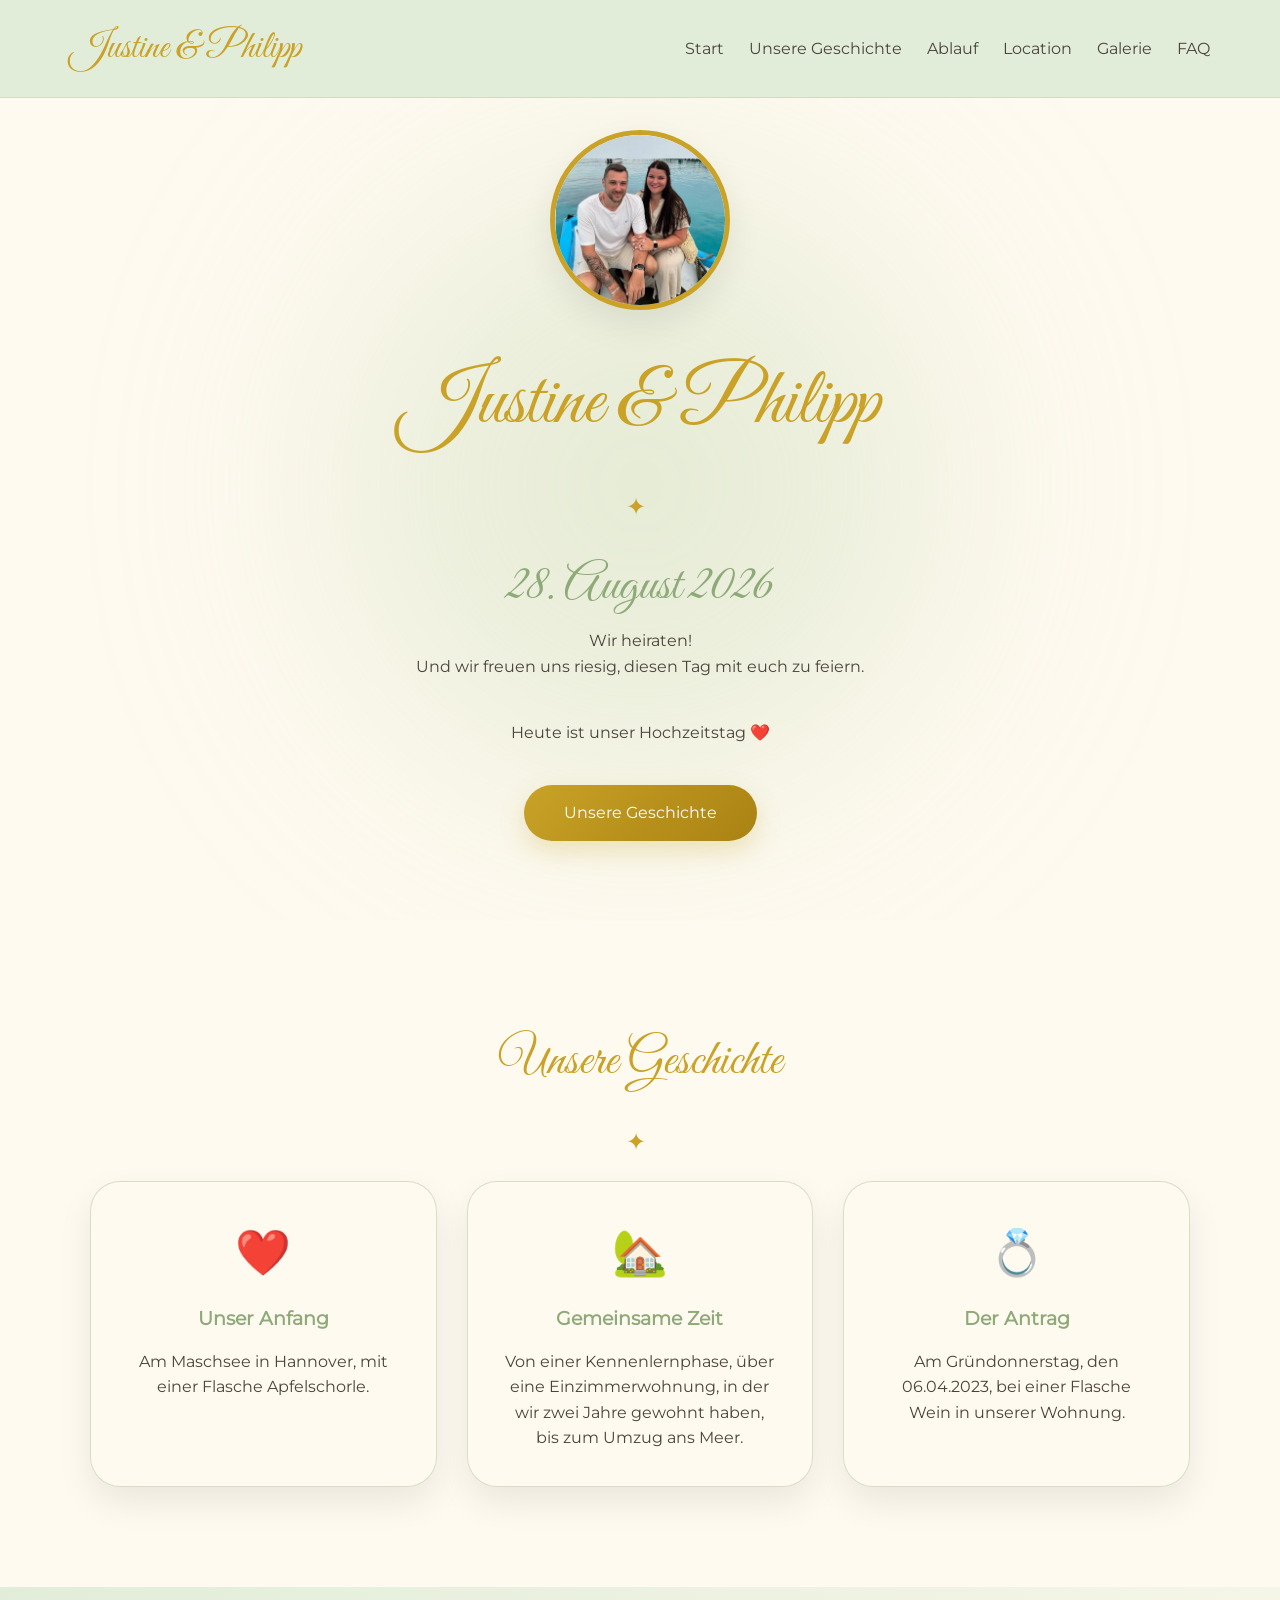
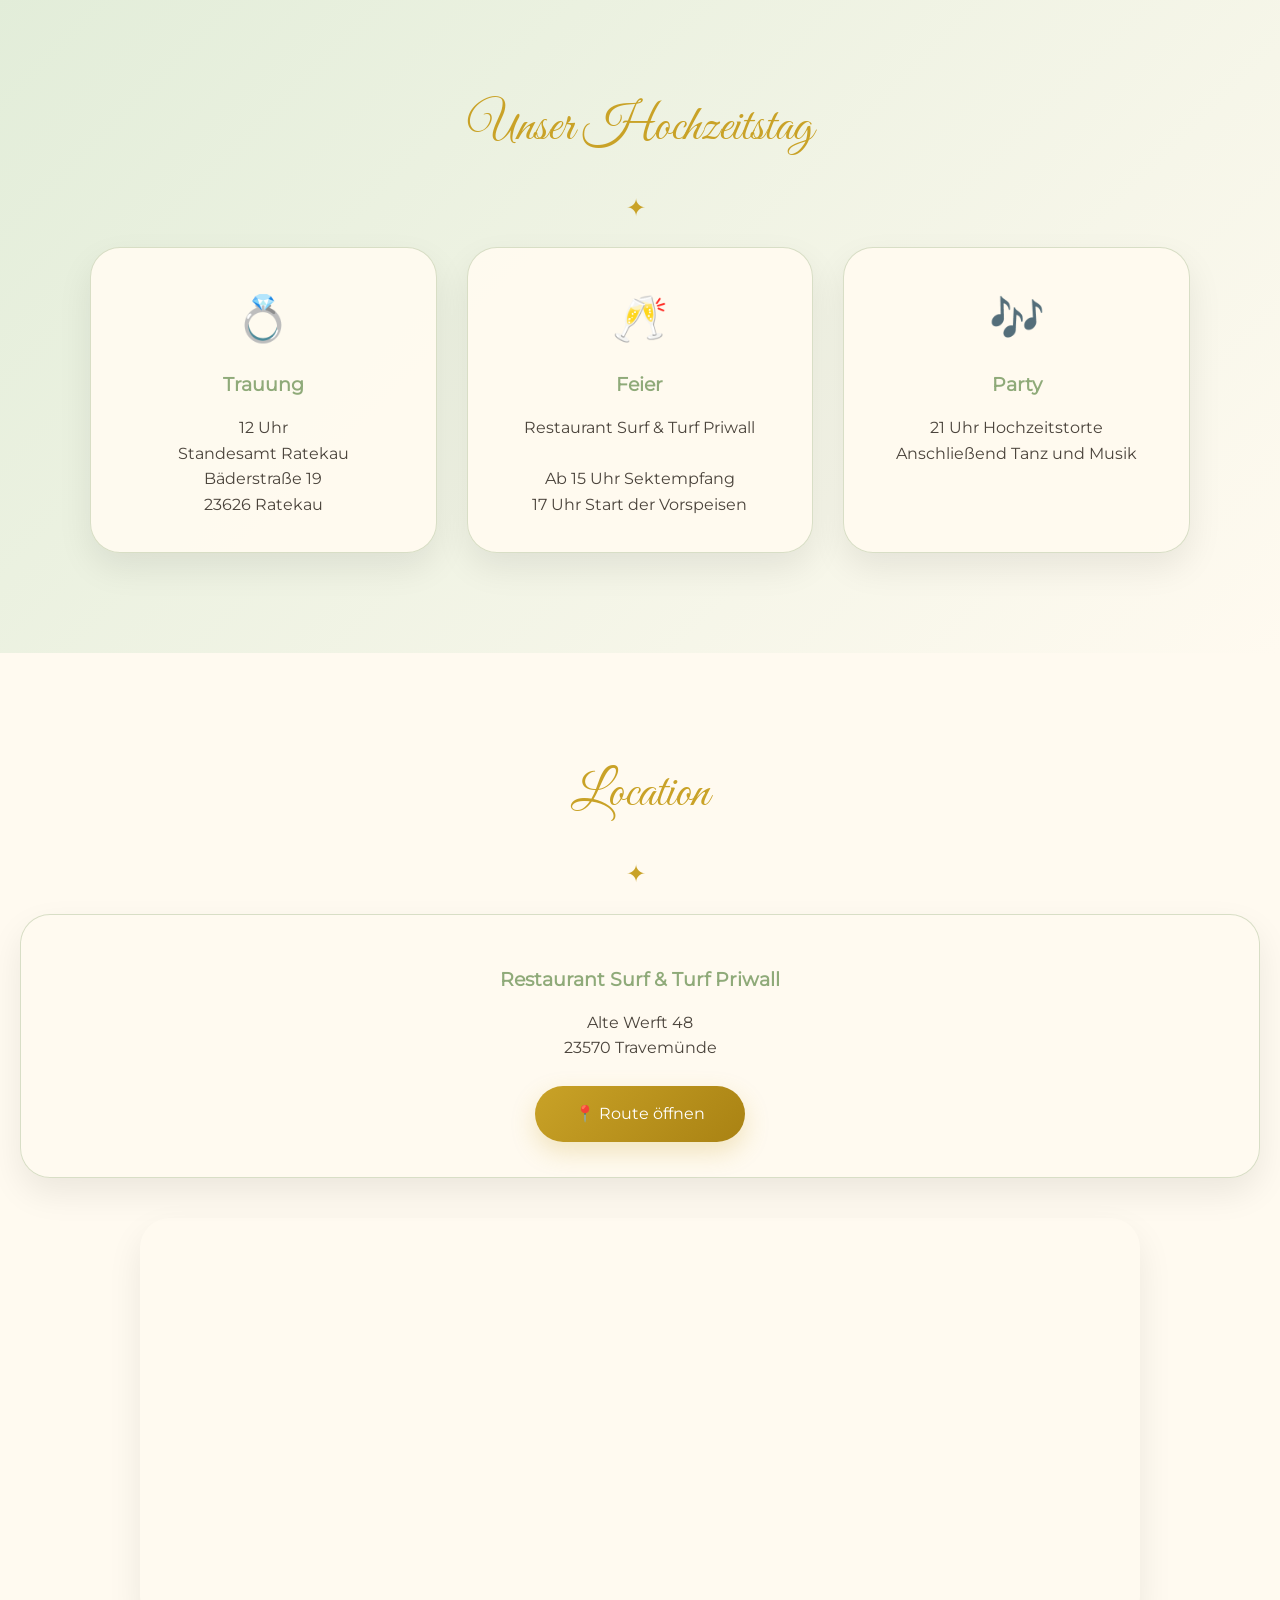
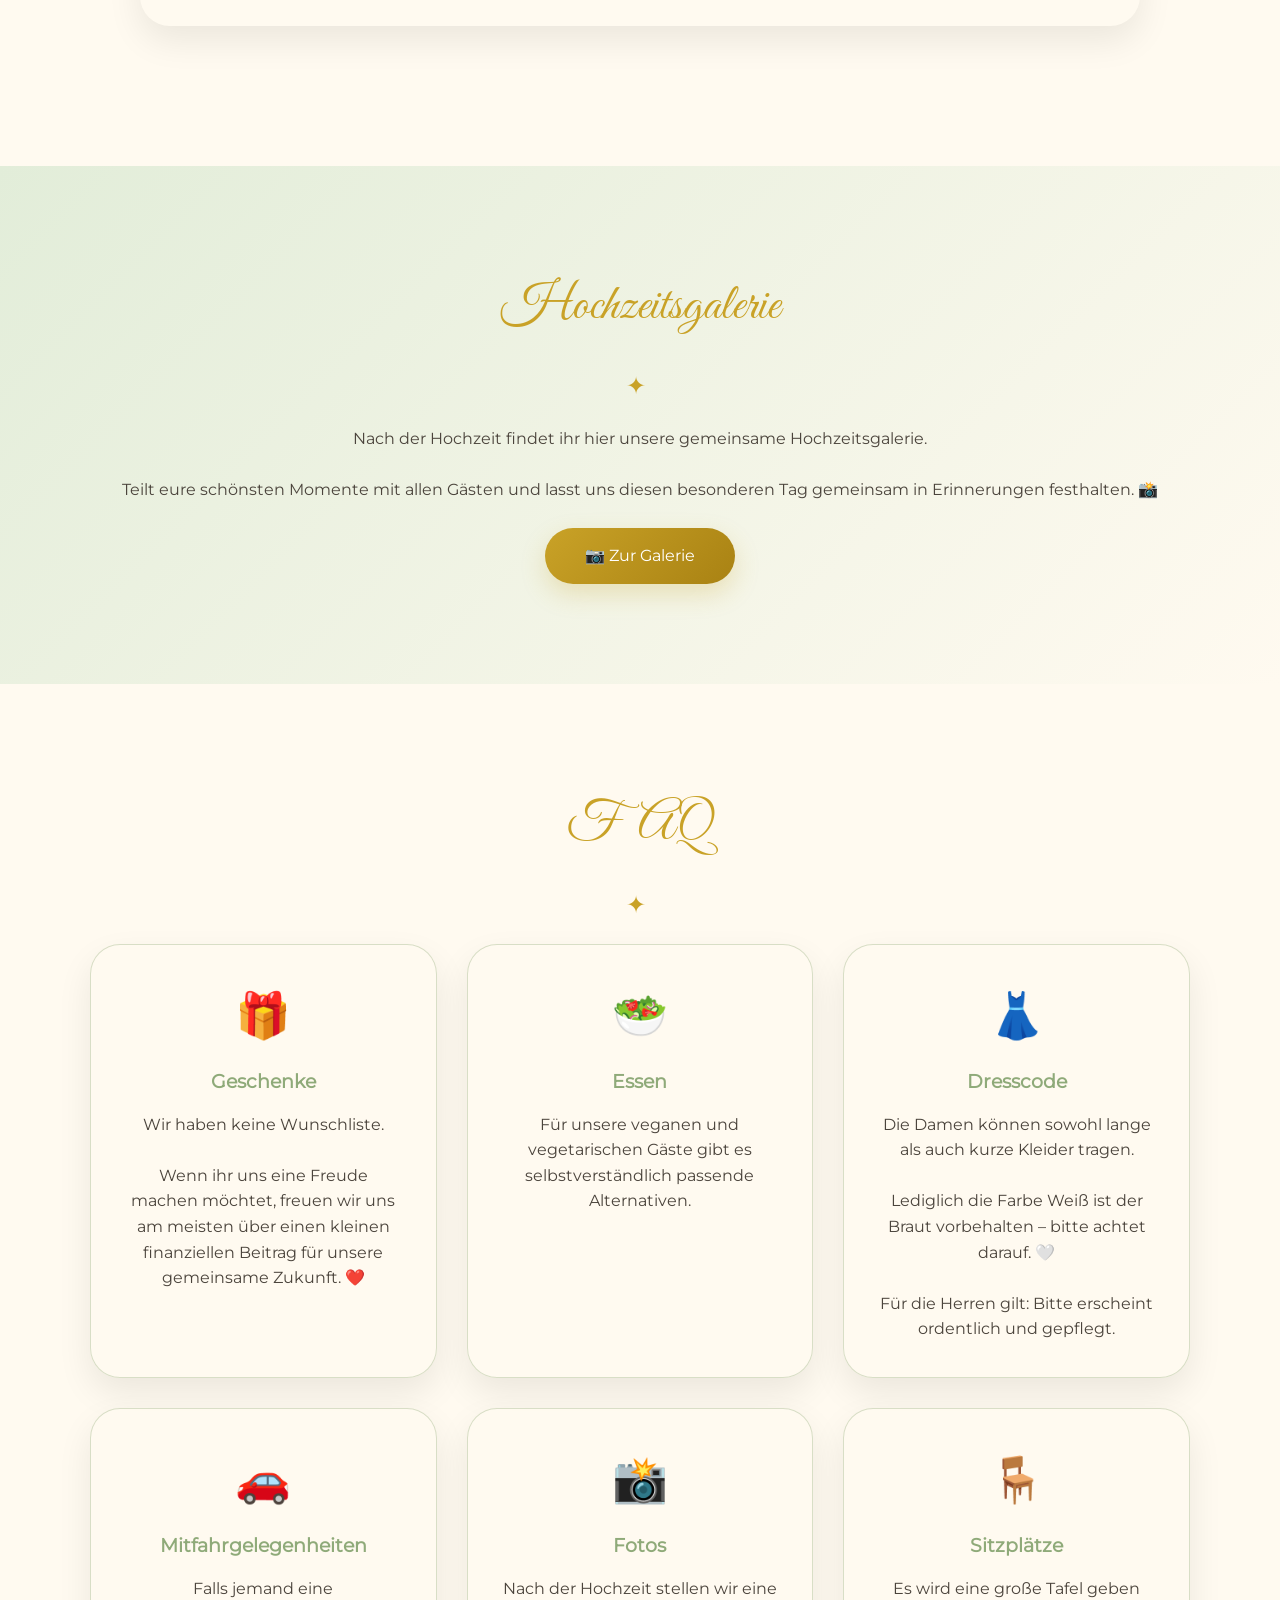
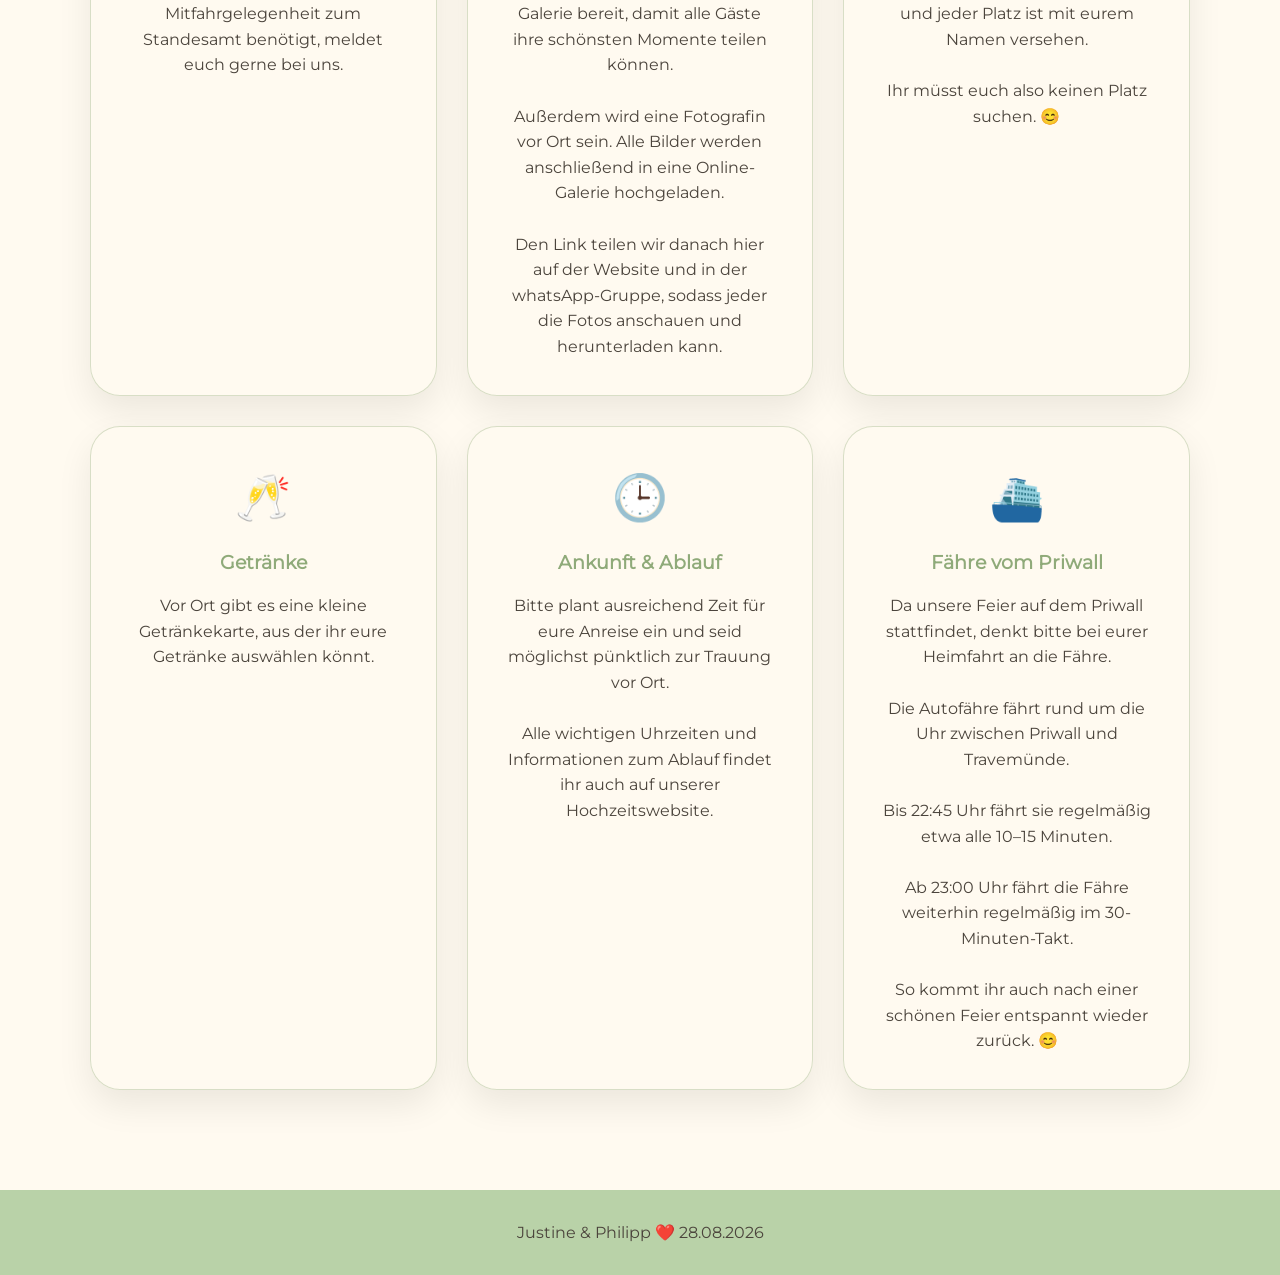
<file: index.html>
<!DOCTYPE html>
<html lang="de">

<head>

<meta charset="UTF-8">

<meta name="viewport" content="width=device-width, initial-scale=1.0">


<title>
Justine & Philipp | Hochzeit 28.08.2026
</title>


<meta name="description"
content="Unsere Hochzeit am 28.08.2026. Alle Informationen zu Trauung, Feier, Location und Hochzeitsgalerie für unsere Gäste.">





<link rel="stylesheet" href="css/style.css">


</head>



<body>


<header>


<nav>


<div class="logo">
Justine & Philipp
</div>



<button class="menu-toggle" id="menu-toggle">
☰
</button>




<ul id="nav-menu">

<li>
<a href="#start">
Start
</a>
</li>


<li>
<a href="#geschichte">
Unsere Geschichte
</a>
</li>


<li>
<a href="#ablauf">
Ablauf
</a>
</li>


<li>
<a href="#location">
Location
</a>
</li>


<li>
<a href="https://app.mymillionsnaps.de/7ca8db4d-0914-4cbc-93c1-2c3e39ccede1/pictures">
Galerie
</a>
</li>


<li>
<a href="#faq">
FAQ
</a>
</li>


</ul>


</nav>


</header>





<!-- HERO -->

<section id="start" class="hero">


<div class="hero-content">


<div class="photo-placeholder">

<img
    src="images/paarfoto.jpeg"
    alt="Justine und Philipp"
    width="180"
    height="180"
    loading="eager"
    fetchpriority="high"
    decoding="async">

</div>



<h1>
Justine & Philipp
</h1>


<div class="ornament">
✦
</div>


<h2>
28. August 2026
</h2>



<p>

Wir heiraten!
<br>

Und wir freuen uns riesig,
diesen Tag mit euch zu feiern.

</p>





<div class="countdown">


<div>

<span id="days">
0
</span>

Tage

</div>



<div>

<span id="hours">
0
</span>

Stunden

</div>



<div>

<span id="minutes">
0
</span>

Minuten

</div>



<div>

<span id="seconds">
0
</span>

Sekunden

</div>


</div>





<a href="#geschichte"
class="button">

Unsere Geschichte

</a>



</div>


</section>








<!-- GESCHICHTE -->


<section id="geschichte"
class="section">


<h2>
Unsere Geschichte
</h2>


<div class="ornament">
✦
</div>





<div class="timeline">



<div class="card">


<div class="icon">
❤️
</div>


<h3>
Unser Anfang
</h3>


<p>

Am Maschsee in Hannover,
mit einer Flasche Apfelschorle.

</p>


</div>






<div class="card">


<div class="icon">
🏡
</div>


<h3>
Gemeinsame Zeit
</h3>


<p>

Von einer Kennenlernphase,
über eine Einzimmerwohnung,
in der wir zwei Jahre gewohnt haben,
bis zum Umzug ans Meer.

</p>


</div>






<div class="card">


<div class="icon">
💍
</div>


<h3>
Der Antrag
</h3>


<p>

Am Gründonnerstag, den 06.04.2023,
bei einer Flasche Wein in unserer Wohnung.

</p>


</div>



</div>


</section>










<!-- ABLAUF -->


<section id="ablauf"
class="section colored">


<h2>
Unser Hochzeitstag
</h2>


<div class="ornament">
✦
</div>





<div class="timeline">





<div class="card">

<div class="icon">
💍
</div>


<h3>
Trauung
</h3>


<p>

12 Uhr
<br>
Standesamt Ratekau
<br>
Bäderstraße 19
<br>
23626 Ratekau

</p>


</div>







<div class="card">

<div class="icon">
🥂
</div>


<h3>
Feier
</h3>


<p>

Restaurant Surf & Turf Priwall

<br><br>

Ab 15 Uhr Sektempfang

<br>

17 Uhr Start der Vorspeisen

</p>


</div>







<div class="card">

<div class="icon">
🎶
</div>


<h3>
Party
</h3>


<p>

21 Uhr Hochzeitstorte

<br>

Anschließend Tanz und Musik

</p>


</div>





</div>


</section>









<!-- LOCATION -->


<section id="location"
class="section">


<h2>
Location
</h2>


<div class="ornament">
✦
</div>





<div class="card">


<h3>
Restaurant Surf & Turf Priwall
</h3>



<p>

Alte Werft 48
<br>

23570 Travemünde

</p>



<br>




<a class="button"

href="https://www.google.com/maps/search/?api=1&query=Alte+Werft+48+23570+Travemünde"

target="_blank"

rel="noopener">

📍 Route öffnen

</a>



</div>


<div class="map-container">

<iframe
    src="https://www.google.com/maps?q=Alte+Werft+48+23570+Travemünde&output=embed"
    loading="lazy"
    title="Google Maps - Restaurant Surf & Turf Priwall"
    allowfullscreen>
</iframe>

</div>


</section>









<!-- GALERIE -->


<section class="section colored">


<h2>
Hochzeitsgalerie
</h2>


<div class="ornament">
✦
</div>



<p>

Nach der Hochzeit findet ihr hier
unsere gemeinsame Hochzeitsgalerie.

<br><br>

Teilt eure schönsten Momente mit allen Gästen
und lasst uns diesen besonderen Tag gemeinsam
in Erinnerungen festhalten. 📸

</p>



<br>



<a href="https://app.mymillionsnaps.de/7ca8db4d-0914-4cbc-93c1-2c3e39ccede1/pictures"
class="button">

📷 Zur Galerie

</a>



</section>









<!-- FAQ -->


<section id="faq"
class="section">


<h2>
FAQ
</h2>


<div class="ornament">
✦
</div>





<div class="timeline">





<div class="card">

<div class="icon">
🎁
</div>


<h3>
Geschenke
</h3>


<p>

Wir haben keine Wunschliste.

<br><br>

Wenn ihr uns eine Freude machen möchtet,
freuen wir uns am meisten über einen kleinen
finanziellen Beitrag für unsere gemeinsame Zukunft. ❤️

</p>

</div>







<div class="card">

<div class="icon">
🥗
</div>


<h3>
Essen
</h3>


<p>

Für unsere veganen und vegetarischen Gäste
gibt es selbstverständlich passende Alternativen.

</p>

</div>







<div class="card">

<div class="icon">
👗
</div>


<h3>
Dresscode
</h3>


<p>

Die Damen können sowohl lange als auch kurze
Kleider tragen.

<br><br>

Lediglich die Farbe Weiß ist der Braut vorbehalten –
bitte achtet darauf. 🤍

<br><br>

Für die Herren gilt:
Bitte erscheint ordentlich und gepflegt.

</p>

</div>







<div class="card">

<div class="icon">
🚗
</div>


<h3>
Mitfahrgelegenheiten
</h3>


<p>

Falls jemand eine Mitfahrgelegenheit zum
Standesamt benötigt,
meldet euch gerne bei uns.

</p>

</div>







<div class="card">

<div class="icon">
📸
</div>


<h3>
Fotos
</h3>


<p>

Nach der Hochzeit stellen wir eine Galerie bereit,
damit alle Gäste ihre schönsten Momente teilen können.

<br><br>

Außerdem wird eine Fotografin vor Ort sein.
Alle Bilder werden anschließend in eine Online-Galerie
hochgeladen.

<br><br>

Den Link teilen wir danach hier auf der Website und in der whatsApp-Gruppe,
sodass jeder die Fotos anschauen und herunterladen kann.

</p>

</div>







<div class="card">

<div class="icon">
🪑
</div>


<h3>
Sitzplätze
</h3>


<p>

Es wird eine große Tafel geben und jeder Platz
ist mit eurem Namen versehen.

<br><br>

Ihr müsst euch also keinen Platz suchen. 😊

</p>

</div>







<div class="card">

<div class="icon">
🥂
</div>


<h3>
Getränke
</h3>


<p>

Vor Ort gibt es eine kleine Getränkekarte,
aus der ihr eure Getränke auswählen könnt.

</p>

</div>







<div class="card">

<div class="icon">
🕒
</div>


<h3>
Ankunft & Ablauf
</h3>


<p>

Bitte plant ausreichend Zeit für eure Anreise ein
und seid möglichst pünktlich zur Trauung vor Ort.

<br><br>

Alle wichtigen Uhrzeiten und Informationen zum Ablauf
findet ihr auch auf unserer Hochzeitswebsite.

</p>

</div>







<div class="card">

<div class="icon">
⛴️
</div>


<h3>
Fähre vom Priwall
</h3>


<p>

Da unsere Feier auf dem Priwall stattfindet,
denkt bitte bei eurer Heimfahrt an die Fähre.

<br><br>

Die Autofähre fährt rund um die Uhr zwischen
Priwall und Travemünde.

<br><br>

Bis 22:45 Uhr fährt sie regelmäßig etwa alle
10–15 Minuten.

<br><br>

Ab 23:00 Uhr fährt die Fähre weiterhin regelmäßig
im 30-Minuten-Takt.

<br><br>

So kommt ihr auch nach einer schönen Feier
entspannt wieder zurück. 😊

</p>

</div>






</div>


</section>








<footer>


<p>

Justine & Philipp ❤️ 28.08.2026

</p>


</footer>






<script src="js/script.js"></script>



</body>


</html>
</file>
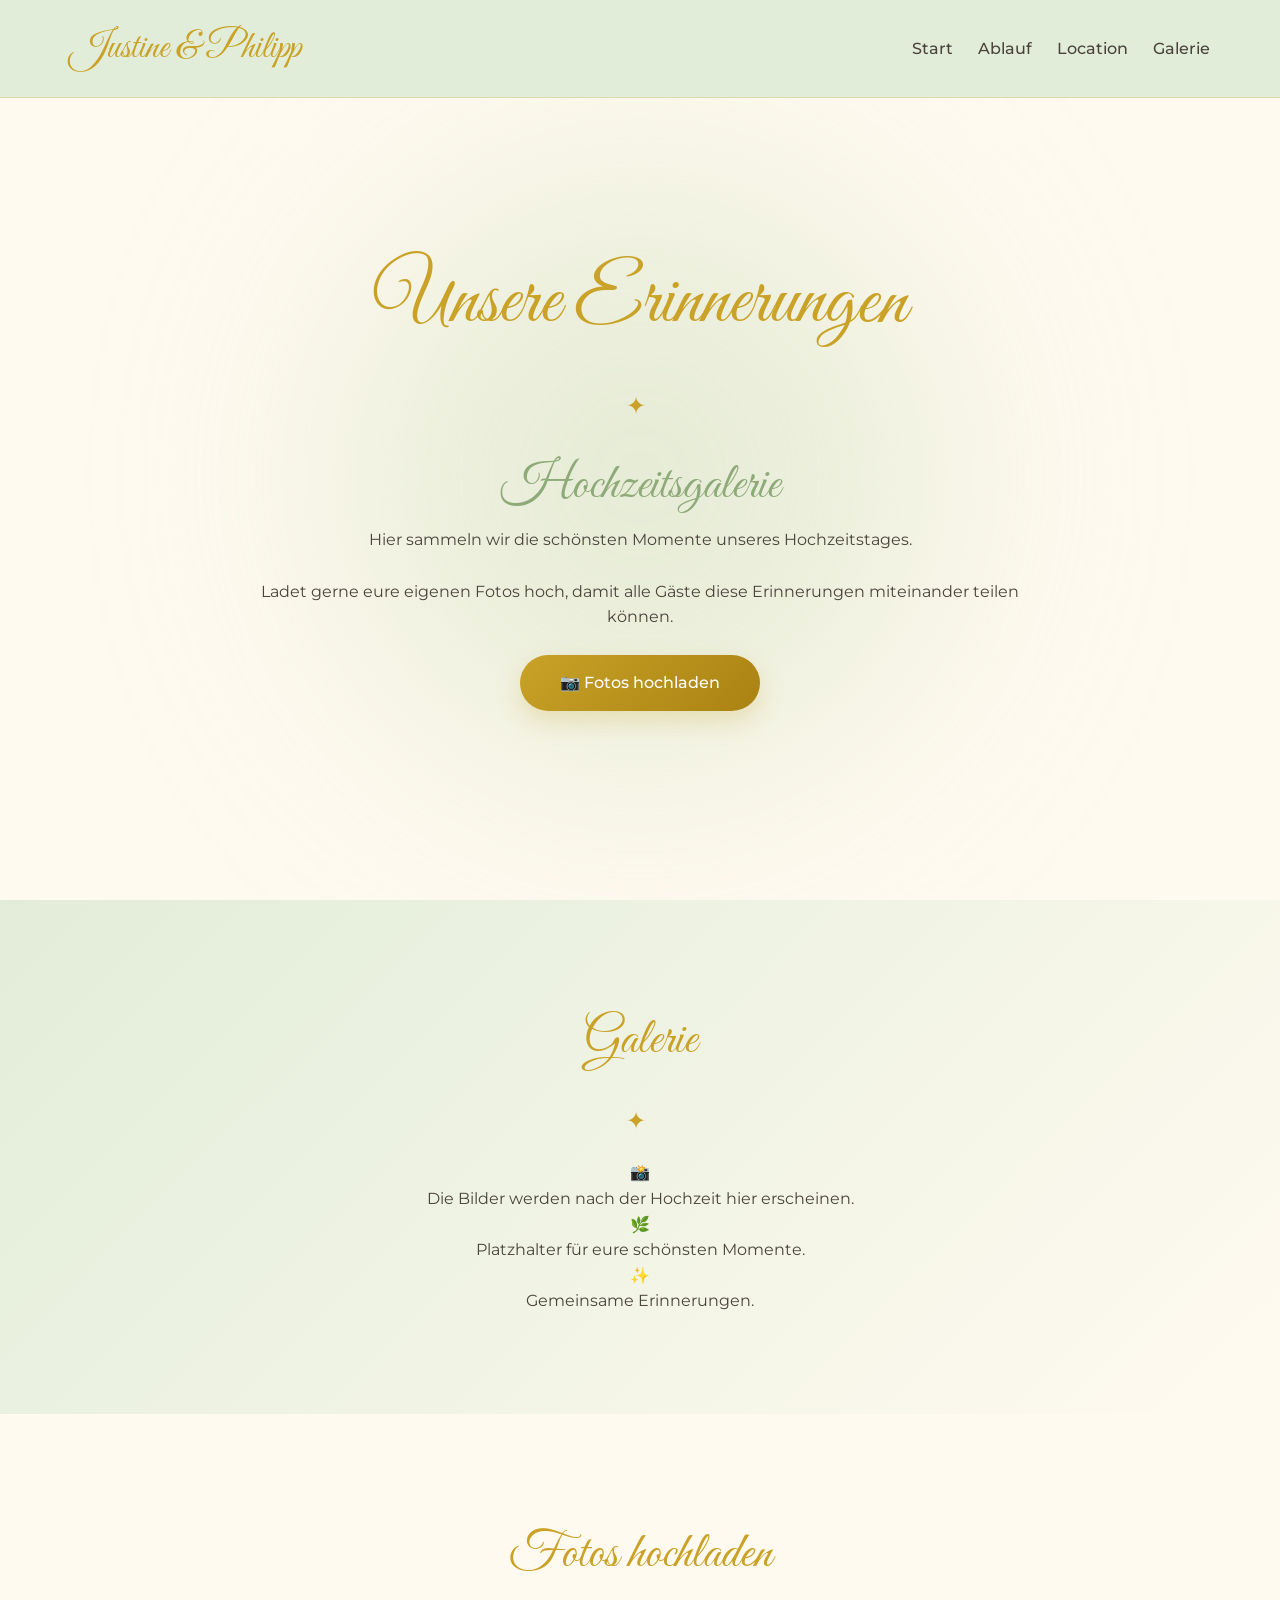
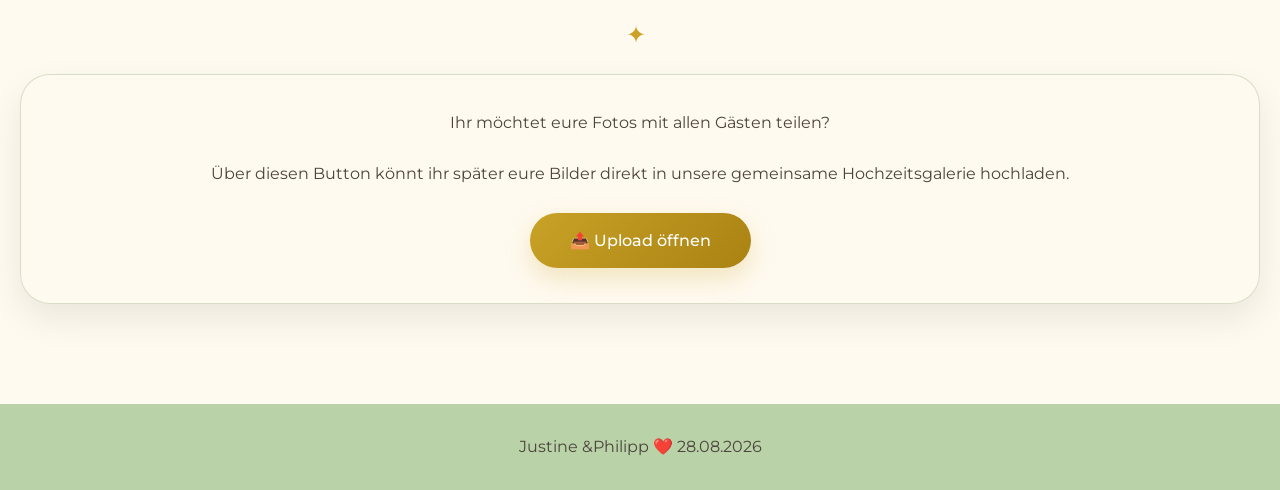
<file: galerie.html>
<!DOCTYPE html>
<html lang="de">

<head>

<meta charset="UTF-8">

<meta name="viewport" content="width=device-width, initial-scale=1.0">


<title>
Hochzeitsgalerie | Justine & Philipp
</title>


<link rel="preconnect" href="https://fonts.googleapis.com">

<link rel="preconnect" href="https://fonts.gstatic.com" crossorigin>


<link href="https://fonts.googleapis.com/css2?family=Great+Vibes&family=Montserrat:wght@300;400;500;600&display=swap" rel="stylesheet">


<link rel="stylesheet" href="css/style.css">


</head>



<body>


<header>


<nav>


<div class="logo">
Justine & Philipp
</div>



<ul>


<li>
<a href="index.html">
Start
</a>
</li>


<li>
<a href="index.html#ablauf">
Ablauf
</a>
</li>


<li>
<a href="index.html#location">
Location
</a>
</li>


<li>
<a href="galerie.html">
Galerie
</a>
</li>


</ul>


</nav>


</header>





<section class="hero">


<div class="hero-content">


<h1>
Unsere Erinnerungen
</h1>


<div class="ornament">
✦
</div>



<h2>
Hochzeitsgalerie
</h2>



<p>


Hier sammeln wir die schönsten Momente
unseres Hochzeitstages.


<br><br>


Ladet gerne eure eigenen Fotos hoch,
damit alle Gäste diese Erinnerungen
miteinander teilen können.


</p>


<br>



<a href="#"
class="button">

📷 Fotos hochladen

</a>



</div>


</section>







<section class="section colored">


<h2>
Galerie
</h2>


<div class="ornament">
✦
</div>




<div class="gallery-grid">



<div class="gallery-placeholder">


<span>
📸
</span>


<p>

Die Bilder werden nach der Hochzeit
hier erscheinen.

</p>


</div>




<div class="gallery-placeholder">


<span>
🌿
</span>


<p>

Platzhalter für eure schönsten Momente.

</p>


</div>




<div class="gallery-placeholder">


<span>
✨
</span>


<p>

Gemeinsame Erinnerungen.

</p>


</div>




</div>



</section>







<section class="section">


<h2>
Fotos hochladen
</h2>


<div class="ornament">
✦
</div>



<div class="card">


<p>

Ihr möchtet eure Fotos mit allen Gästen teilen?

<br><br>

Über diesen Button könnt ihr später eure Bilder
direkt in unsere gemeinsame Hochzeitsgalerie hochladen.

</p>



<br>


<a href="#"
class="button">

📤 Upload öffnen

</a>


</div>



</section>








<footer>


<p>

Justine &Philipp ❤️ 28.08.2026

</p>


</footer>





</body>


</html>
</file>
<file: css/style.css>
/* =========================
   Fonts
========================= */

@font-face {

    font-family: "Montserrat";

    src: url("../fonts/Montserrat-Regular.woff2") format("woff2");

    font-weight: 400;

    font-display: swap;

}


@font-face {

    font-family: "Montserrat";

    src: url("../fonts/Montserrat-Light.woff2") format("woff2");

    font-weight: 300;

    font-display: swap;

}


@font-face {

    font-family: "Great Vibes";

    src: url("../fonts/GreatVibes-Regular.woff2") format("woff2");

    font-display: swap;

}



/* =========================
   Farben
========================= */

:root {

    --ivory: #fffaf0;

    --salbei: #b9d2a8;

    --salbei-hell: #e2edd9;

    --salbei-dunkel: #8faa79;

    --gold: #c9a227;

    --gold-dunkel: #a98213;

    --text: #4b443c;

    --white: #ffffff;

    --shadow: 
    0 15px 35px rgba(0,0,0,0.08);

}



/* =========================
   Reset
========================= */

* {

    margin: 0;

    padding: 0;

    box-sizing: border-box;

}


html {

    scroll-behavior: smooth;

}


body {

    font-family: "Montserrat", sans-serif;

    background: var(--ivory);

    color: var(--text);

    line-height: 1.6;

}



/* =========================
   Navigation
========================= */

header {

    position: fixed;

    top: 0;

    width: 100%;

    background: rgba(226,237,217,0.98);

    z-index: 1000;

    border-bottom:
    1px solid rgba(201,162,39,.25);

}


nav {

    max-width: 1200px;

    margin: auto;

    padding: 18px 30px;

    display: flex;

    justify-content: space-between;

    align-items: center;

}


.logo {

    font-family: "Great Vibes", cursive;

    font-size: 2.4rem;

    color: var(--gold);

}



nav ul {

    list-style: none;

    display:flex;

    gap:25px;

}



nav a {

    text-decoration:none;

    color:var(--text);

    font-weight:500;

    transition:.3s;

}


nav a:hover {

    color:var(--gold);

}



.menu-toggle {

    display:none;

    background:none;

    border:none;

    color:var(--gold);

    font-size:2rem;

    cursor:pointer;

}



/* =========================
   Hero
========================= */


.hero {

    min-height:100vh;

    display:flex;

    justify-content:center;

    align-items:center;

    text-align:center;

    padding:130px 20px 80px;

    position:relative;

    overflow:hidden;

}



.hero::before {

    content:"";

    position:absolute;

    width:600px;

    height:600px;

    background:var(--salbei);

    opacity:.35;

    filter:blur(130px);

    border-radius:50%;

    z-index:-1;

}



.hero-content {

    max-width:800px;

    animation:fadeIn 1s ease;

}



.photo-placeholder {

    width:180px;

    height:180px;

    margin:auto auto 30px;

    border-radius:50%;

    overflow:hidden;

    border:5px solid var(--gold);

    box-shadow:var(--shadow);

}



.photo-placeholder img {

    width:100%;

    height:100%;

    object-fit:cover;

}



h1 {

    font-family:"Great Vibes", cursive;

    font-size:5rem;

    font-weight:normal;

    color:var(--gold);

}



h2 {

    font-family:"Great Vibes", cursive;

    font-size:3.2rem;

    font-weight:normal;

    color:var(--gold);

}



.hero h2 {

    color:var(--salbei-dunkel);

}



.ornament {

    color:var(--gold);

    font-size:1.5rem;

    margin:20px 0;

    letter-spacing:8px;

}



/* =========================
   Buttons
========================= */


.button {

    display:inline-block;

    padding:15px 40px;

    border-radius:50px;

    background:
    linear-gradient(
        135deg,
        var(--gold),
        var(--gold-dunkel)
    );

    color:white;

    text-decoration:none;

    font-weight:500;

    transition:.3s;

    box-shadow:
    0 10px 25px rgba(201,162,39,.25);

}



.button:hover {

    background:var(--salbei-dunkel);

    transform:translateY(-3px);

}



/* =========================
   Countdown
========================= */


.countdown {

    display:flex;

    justify-content:center;

    gap:15px;

    flex-wrap:wrap;

    margin:40px 0;

}



.countdown div {

    background:rgba(255,250,240,.9);

    padding:15px;

    min-width:90px;

    border-radius:20px;

    border:1px solid var(--salbei);

    box-shadow:var(--shadow);

}



.countdown span {

    display:block;

    font-size:2rem;

    font-weight:bold;

    color:var(--gold);

}



/* =========================
   Sections
========================= */


.section {

    padding:100px 20px;

    text-align:center;

    position:relative;

}



.colored {

    background:
    linear-gradient(
        135deg,
        var(--salbei-hell),
        var(--ivory)
    );

}



.timeline {

    max-width:1100px;

    margin:auto;

    display:grid;

    grid-template-columns:
    repeat(auto-fit,minmax(280px,1fr));

    gap:30px;

}



/* =========================
   Cards
========================= */


.card {

    background:rgba(255,250,240,.95);

    padding:35px;

    border-radius:30px;

    border:
    1px solid rgba(143,170,121,.35);

    box-shadow:var(--shadow);

    transition:.3s;

}



.card:hover {

    transform:translateY(-5px);

}



.card h3 {

    color:var(--salbei-dunkel);

    margin:15px 0;

}



.icon {

    font-size:2.8rem;

}



/* =========================
   Map
========================= */


.map-container {

    max-width:1000px;

    margin:40px auto;

    border-radius:30px;

    overflow:hidden;

    box-shadow:var(--shadow);

}


.map-container iframe {

    width:100%;

    height:400px;

    border:0;

}



/* =========================
   Footer
========================= */


footer {

    background:var(--salbei);

    text-align:center;

    padding:30px;

}



/* =========================
   Animation
========================= */


@keyframes fadeIn {

    from {

        opacity:0;

        transform:translateY(30px);

    }


    to {

        opacity:1;

        transform:translateY(0);

    }

}



/* =========================
   Mobile
========================= */


@media(max-width:700px){


    .hero::before {

        filter:none;

        width:300px;

        height:300px;

    }



    .hero-content {

        animation:none;

    }



    nav {

        padding:15px 20px;

    }



    .logo {

        font-size:2rem;

    }



    .menu-toggle {

        display:block;

    }



    nav ul {

        position:absolute;

        top:70px;

        left:0;

        width:100%;

        background:var(--salbei-hell);

        display:none;

        flex-direction:column;

        text-align:center;

        padding:30px 0;

        gap:20px;

        box-shadow:var(--shadow);

    }



    nav ul.active {

        display:flex;

    }



    h1 {

        font-size:3.5rem;

    }



    h2 {

        font-size:2.5rem;

    }



    .photo-placeholder {

        width:140px;

        height:140px;

    }



    .countdown {

        gap:10px;

    }



    .countdown div {

        min-width:75px;

        padding:12px;

    }



    .countdown span {

        font-size:1.5rem;

    }



    .section {

        padding:70px 15px;

    }



    .card {

        padding:25px;

    }


}
</file>
